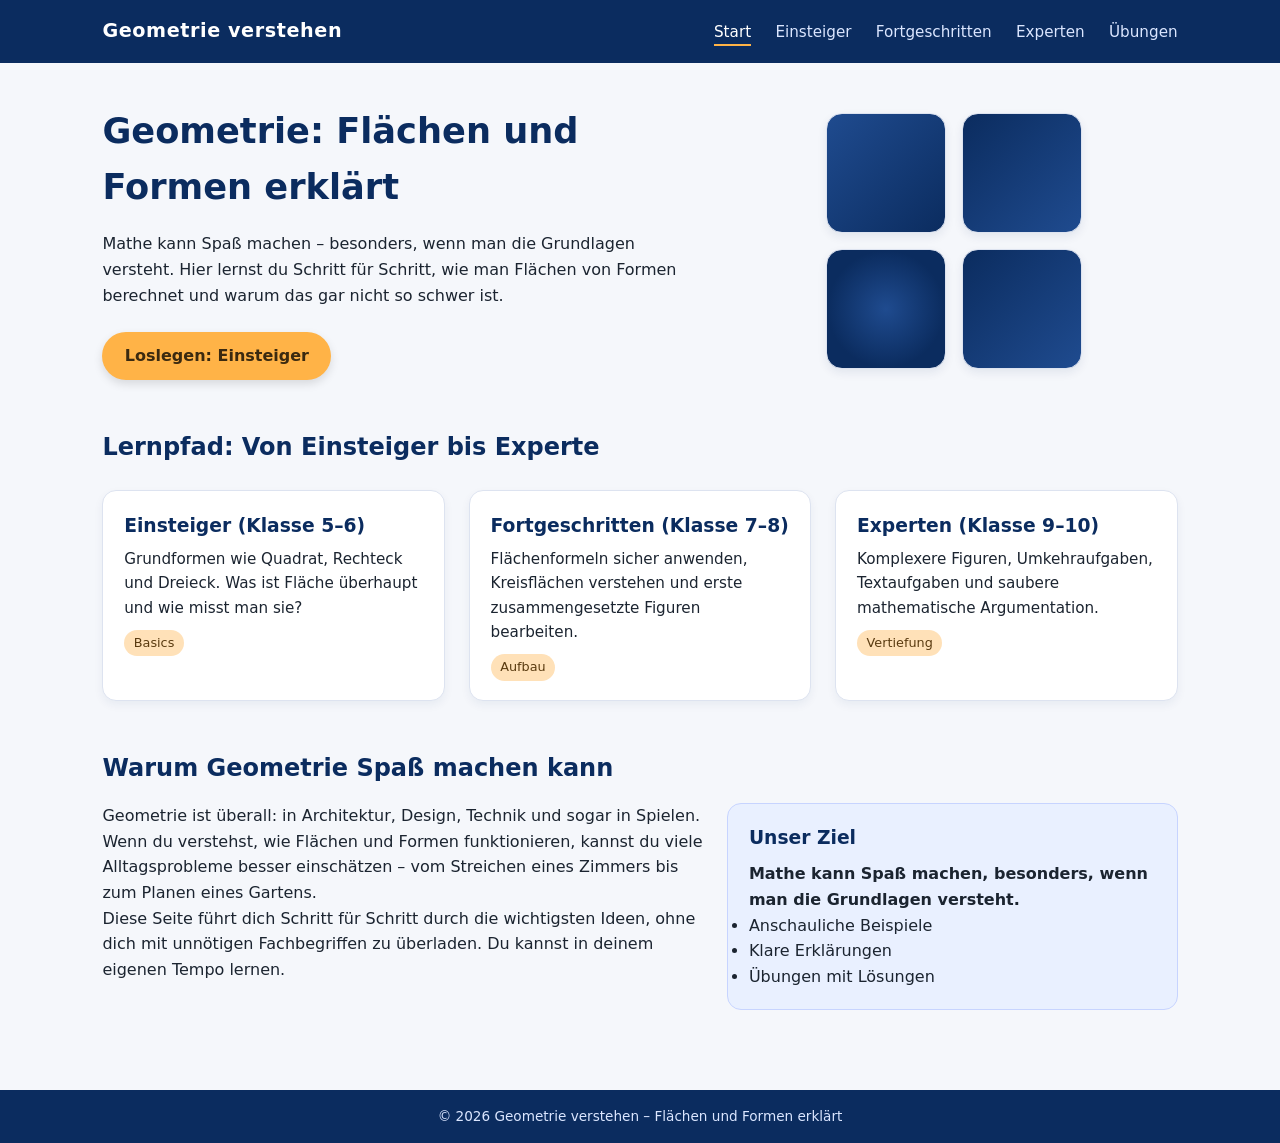
<file: Index.html>
<!DOCTYPE html>
<html lang="de">
<head>
    <meta charset="UTF-8">
    <title>Geometrie verstehen – Mathe kann Spaß machen</title>
    <link rel="stylesheet" href="style.css">
</head>
<body>
<header>
    <div class="logo">Geometrie verstehen</div>
    <nav>
        <a href="index.html" class="active">Start</a>
        <a href="einsteiger.html">Einsteiger</a>
        <a href="fortgeschritten.html">Fortgeschritten</a>
        <a href="experten.html">Experten</a>
        <a href="uebungen.html">Übungen</a>
    </nav>
</header>

<main>
    <section class="hero">
        <div class="hero-text">
            <h1>Geometrie: Flächen und Formen erklärt</h1>
            <p>Mathe kann Spaß machen – besonders, wenn man die Grundlagen versteht. 
               Hier lernst du Schritt für Schritt, wie man Flächen von Formen berechnet 
               und warum das gar nicht so schwer ist.</p>
            <a href="einsteiger.html" class="btn-primary">Loslegen: Einsteiger</a>
        </div>
        <div class="hero-graphic">
            <div class="shape-card square"></div>
            <div class="shape-card rectangle"></div>
            <div class="shape-card circle"></div>
            <div class="shape-card triangle"></div>
        </div>
    </section>

    <section class="levels">
        <h2>Lernpfad: Von Einsteiger bis Experte</h2>
        <div class="card-grid">
            <a href="einsteiger.html" class="info-card">
                <h3>Einsteiger (Klasse 5–6)</h3>
                <p>Grundformen wie Quadrat, Rechteck und Dreieck. 
                   Was ist Fläche überhaupt und wie misst man sie?</p>
                <span class="tag">Basics</span>
            </a>
            <a href="fortgeschritten.html" class="info-card">
                <h3>Fortgeschritten (Klasse 7–8)</h3>
                <p>Flächenformeln sicher anwenden, Kreisflächen verstehen 
                   und erste zusammengesetzte Figuren bearbeiten.</p>
                <span class="tag">Aufbau</span>
            </a>
            <a href="experten.html" class="info-card">
                <h3>Experten (Klasse 9–10)</h3>
                <p>Komplexere Figuren, Umkehraufgaben, Textaufgaben 
                   und saubere mathematische Argumentation.</p>
                <span class="tag">Vertiefung</span>
            </a>
        </div>
    </section>

    <section class="why-math">
        <h2>Warum Geometrie Spaß machen kann</h2>
        <div class="flex-two">
            <div>
                <p>Geometrie ist überall: in Architektur, Design, Technik und sogar in Spielen. 
                   Wenn du verstehst, wie Flächen und Formen funktionieren, 
                   kannst du viele Alltagsprobleme besser einschätzen – 
                   vom Streichen eines Zimmers bis zum Planen eines Gartens.</p>
                <p>Diese Seite führt dich Schritt für Schritt durch die wichtigsten Ideen, 
                   ohne dich mit unnötigen Fachbegriffen zu überladen. 
                   Du kannst in deinem eigenen Tempo lernen.</p>
            </div>
            <div class="highlight-box">
                <h3>Unser Ziel</h3>
                <p><strong>Mathe kann Spaß machen, besonders, wenn man die Grundlagen versteht.</strong></p>
                <ul>
                    <li>Anschauliche Beispiele</li>
                    <li>Klare Erklärungen</li>
                    <li>Übungen mit Lösungen</li>
                </ul>
            </div>
        </div>
    </section>
</main>

<footer>
    <p>© 2026 Geometrie verstehen – Flächen und Formen erklärt</p>
</footer>
</body>
</html>
</file>
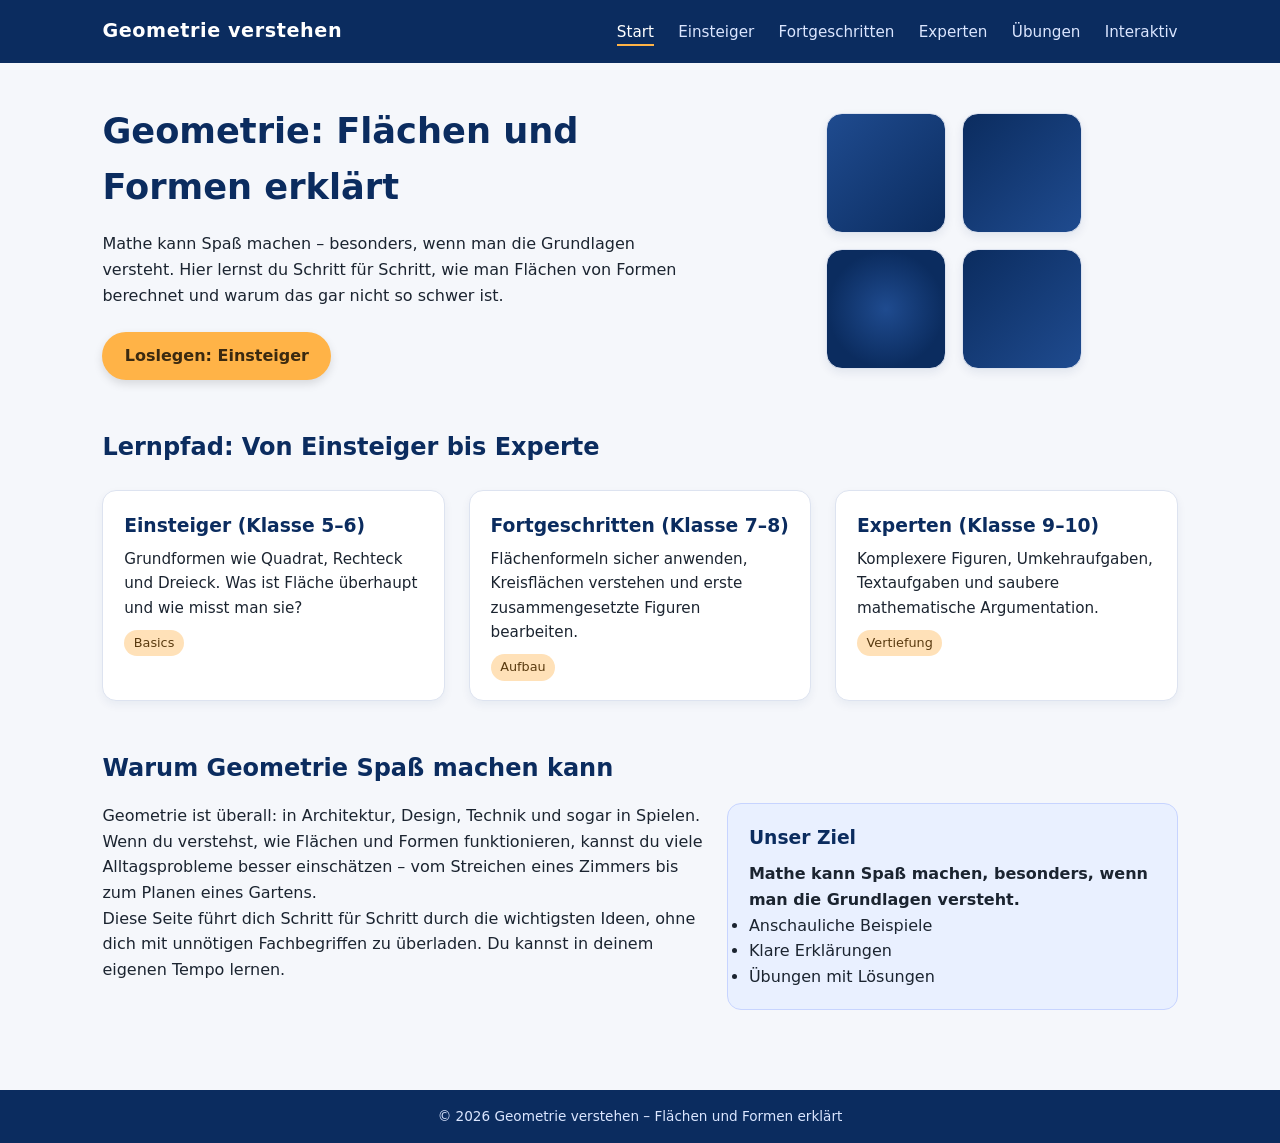
<file: index.html>
<!DOCTYPE html>
<html lang="de">
<head>
    <meta charset="UTF-8">
    <title>Geometrie verstehen – Mathe kann Spaß machen</title>
    <link rel="stylesheet" href="style.css">
</head>
<body>
<header>
    <div class="logo">Geometrie verstehen</div>
    <nav>
        <a href="index.html" class="active">Start</a>
        <a href="einsteiger.html">Einsteiger</a>
        <a href="fortgeschritten.html">Fortgeschritten</a>
        <a href="experten.html">Experten</a>
        <a href="uebungen.html">Übungen</a>
<a href="uebungen_interaktiv.html">Interaktiv</a>
    </nav>
</header>

<main>
    <section class="hero">
        <div class="hero-text">
            <h1>Geometrie: Flächen und Formen erklärt</h1>
            <p>Mathe kann Spaß machen – besonders, wenn man die Grundlagen versteht. 
               Hier lernst du Schritt für Schritt, wie man Flächen von Formen berechnet 
               und warum das gar nicht so schwer ist.</p>
            <a href="einsteiger.html" class="btn-primary">Loslegen: Einsteiger</a>
        </div>
        <div class="hero-graphic">
            <div class="shape-card square"></div>
            <div class="shape-card rectangle"></div>
            <div class="shape-card circle"></div>
            <div class="shape-card triangle"></div>
        </div>
    </section>

    <section class="levels">
        <h2>Lernpfad: Von Einsteiger bis Experte</h2>
        <div class="card-grid">
            <a href="einsteiger.html" class="info-card">
                <h3>Einsteiger (Klasse 5–6)</h3>
                <p>Grundformen wie Quadrat, Rechteck und Dreieck. 
                   Was ist Fläche überhaupt und wie misst man sie?</p>
                <span class="tag">Basics</span>
            </a>
            <a href="fortgeschritten.html" class="info-card">
                <h3>Fortgeschritten (Klasse 7–8)</h3>
                <p>Flächenformeln sicher anwenden, Kreisflächen verstehen 
                   und erste zusammengesetzte Figuren bearbeiten.</p>
                <span class="tag">Aufbau</span>
            </a>
            <a href="experten.html" class="info-card">
                <h3>Experten (Klasse 9–10)</h3>
                <p>Komplexere Figuren, Umkehraufgaben, Textaufgaben 
                   und saubere mathematische Argumentation.</p>
                <span class="tag">Vertiefung</span>
            </a>
        </div>
    </section>

    <section class="why-math">
        <h2>Warum Geometrie Spaß machen kann</h2>
        <div class="flex-two">
            <div>
                <p>Geometrie ist überall: in Architektur, Design, Technik und sogar in Spielen. 
                   Wenn du verstehst, wie Flächen und Formen funktionieren, 
                   kannst du viele Alltagsprobleme besser einschätzen – 
                   vom Streichen eines Zimmers bis zum Planen eines Gartens.</p>
                <p>Diese Seite führt dich Schritt für Schritt durch die wichtigsten Ideen, 
                   ohne dich mit unnötigen Fachbegriffen zu überladen. 
                   Du kannst in deinem eigenen Tempo lernen.</p>
            </div>
            <div class="highlight-box">
                <h3>Unser Ziel</h3>
                <p><strong>Mathe kann Spaß machen, besonders, wenn man die Grundlagen versteht.</strong></p>
                <ul>
                    <li>Anschauliche Beispiele</li>
                    <li>Klare Erklärungen</li>
                    <li>Übungen mit Lösungen</li>
                </ul>
            </div>
        </div>
    </section>
</main>

<footer>
    <p>© 2026 Geometrie verstehen – Flächen und Formen erklärt</p>
</footer>
</body>
</html>
</file>
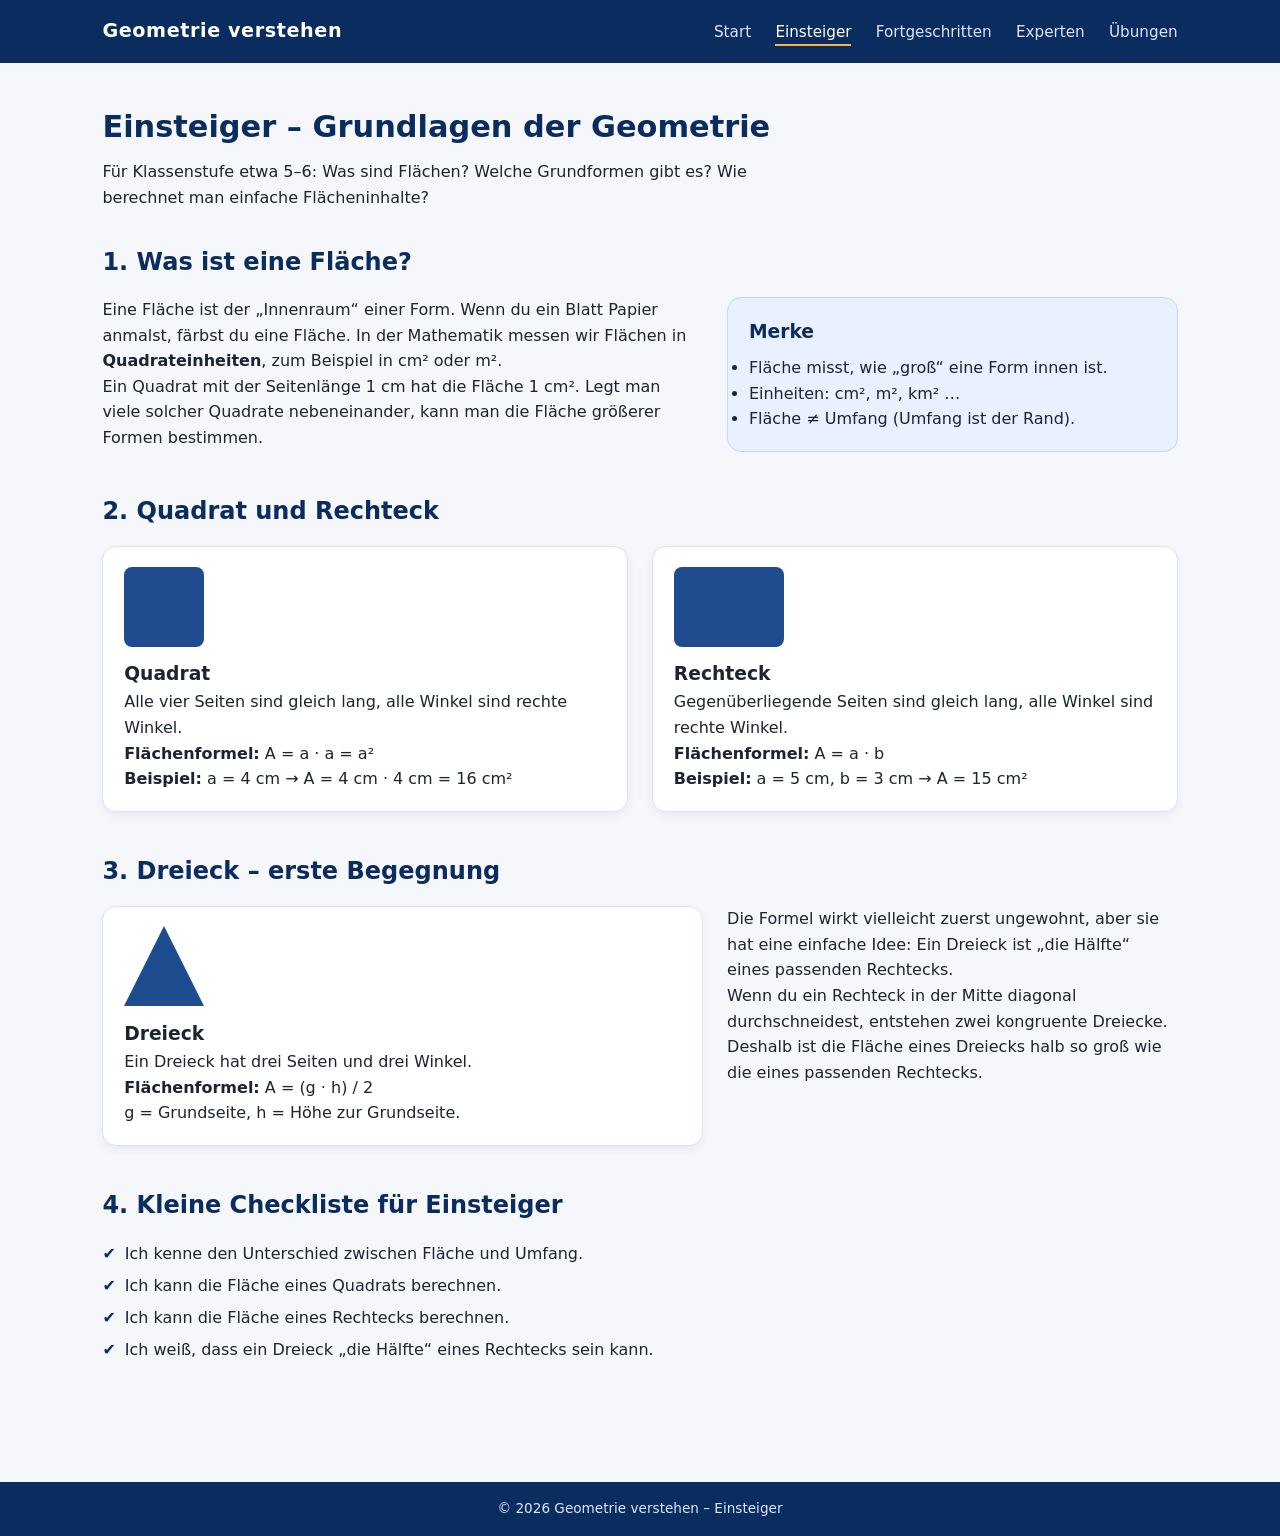
<file: Einsteiger.html>
<!DOCTYPE html>
<html lang="de">
<head>
    <meta charset="UTF-8">
    <title>Einsteiger – Grundlagen der Geometrie</title>
    <link rel="stylesheet" href="style.css">
</head>
<body>
<header>
    <div class="logo">Geometrie verstehen</div>
    <nav>
        <a href="index.html">Start</a>
        <a href="einsteiger.html" class="active">Einsteiger</a>
        <a href="fortgeschritten.html">Fortgeschritten</a>
        <a href="experten.html">Experten</a>
        <a href="uebungen.html">Übungen</a>
    </nav>
</header>

<main>
    <section class="page-header">
        <h1>Einsteiger – Grundlagen der Geometrie</h1>
        <p>Für Klassenstufe etwa 5–6: Was sind Flächen? Welche Grundformen gibt es? 
           Wie berechnet man einfache Flächeninhalte?</p>
    </section>

    <section class="content-section">
        <h2>1. Was ist eine Fläche?</h2>
        <div class="flex-two">
            <div>
                <p>Eine Fläche ist der „Innenraum“ einer Form. 
                   Wenn du ein Blatt Papier anmalst, färbst du eine Fläche. 
                   In der Mathematik messen wir Flächen in <strong>Quadrateinheiten</strong>, 
                   zum Beispiel in cm² oder m².</p>
                <p>Ein Quadrat mit der Seitenlänge 1 cm hat die Fläche 1 cm². 
                   Legt man viele solcher Quadrate nebeneinander, 
                   kann man die Fläche größerer Formen bestimmen.</p>
            </div>
            <div class="highlight-box">
                <h3>Merke</h3>
                <ul>
                    <li>Fläche misst, wie „groß“ eine Form innen ist.</li>
                    <li>Einheiten: cm², m², km² …</li>
                    <li>Fläche ≠ Umfang (Umfang ist der Rand).</li>
                </ul>
            </div>
        </div>
    </section>

    <section class="content-section">
        <h2>2. Quadrat und Rechteck</h2>
        <div class="card-grid">
            <div class="shape-info-card">
                <div class="shape-visual square"></div>
                <h3>Quadrat</h3>
                <p>Alle vier Seiten sind gleich lang, alle Winkel sind rechte Winkel.</p>
                <p><strong>Flächenformel:</strong> A = a · a = a²</p>
                <p><strong>Beispiel:</strong> a = 4 cm → A = 4 cm · 4 cm = 16 cm²</p>
            </div>
            <div class="shape-info-card">
                <div class="shape-visual rectangle"></div>
                <h3>Rechteck</h3>
                <p>Gegenüberliegende Seiten sind gleich lang, alle Winkel sind rechte Winkel.</p>
                <p><strong>Flächenformel:</strong> A = a · b</p>
                <p><strong>Beispiel:</strong> a = 5 cm, b = 3 cm → A = 15 cm²</p>
            </div>
        </div>
    </section>

    <section class="content-section">
        <h2>3. Dreieck – erste Begegnung</h2>
        <div class="flex-two">
            <div class="shape-info-card">
                <div class="shape-visual triangle"></div>
                <h3>Dreieck</h3>
                <p>Ein Dreieck hat drei Seiten und drei Winkel.</p>
                <p><strong>Flächenformel:</strong> A = (g · h) / 2</p>
                <p>g = Grundseite, h = Höhe zur Grundseite.</p>
            </div>
            <div>
                <p>Die Formel wirkt vielleicht zuerst ungewohnt, 
                   aber sie hat eine einfache Idee: 
                   Ein Dreieck ist „die Hälfte“ eines passenden Rechtecks.</p>
                <p>Wenn du ein Rechteck in der Mitte diagonal durchschneidest, 
                   entstehen zwei kongruente Dreiecke. 
                   Deshalb ist die Fläche eines Dreiecks halb so groß wie die eines passenden Rechtecks.</p>
            </div>
        </div>
    </section>

    <section class="content-section">
        <h2>4. Kleine Checkliste für Einsteiger</h2>
        <ul class="checklist">
            <li><span>✔</span> Ich kenne den Unterschied zwischen Fläche und Umfang.</li>
            <li><span>✔</span> Ich kann die Fläche eines Quadrats berechnen.</li>
            <li><span>✔</span> Ich kann die Fläche eines Rechtecks berechnen.</li>
            <li><span>✔</span> Ich weiß, dass ein Dreieck „die Hälfte“ eines Rechtecks sein kann.</li>
        </ul>
    </section>
</main>

<footer>
    <p>© 2026 Geometrie verstehen – Einsteiger</p>
</footer>
</body>
</html>
</file>
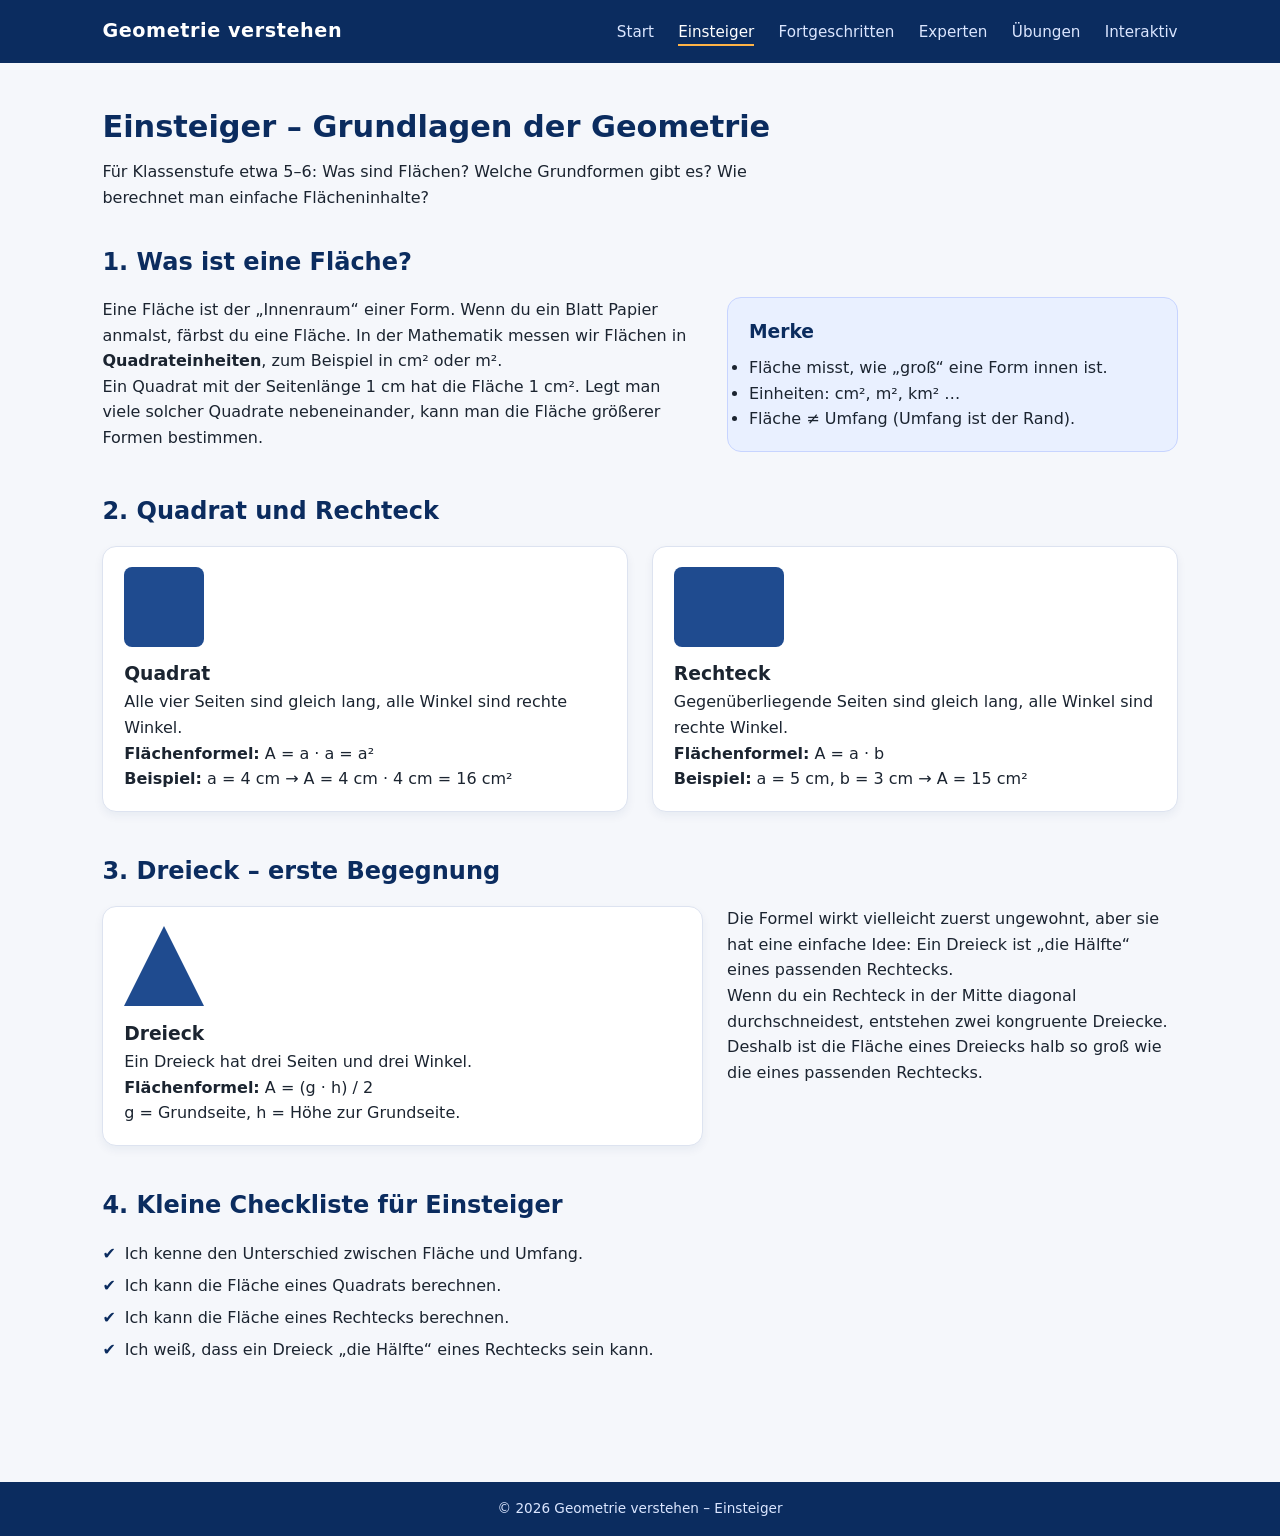
<file: einsteiger.html>
<!DOCTYPE html>
<html lang="de">
<head>
    <meta charset="UTF-8">
    <title>Einsteiger – Grundlagen der Geometrie</title>
    <link rel="stylesheet" href="style.css">
</head>
<body>
<header>
    <div class="logo">Geometrie verstehen</div>
    <nav>
        <a href="index.html">Start</a>
        <a href="einsteiger.html" class="active">Einsteiger</a>
        <a href="fortgeschritten.html">Fortgeschritten</a>
        <a href="experten.html">Experten</a>
        <a href="uebungen.html">Übungen</a>
        <a href="uebungen_interaktiv.html">Interaktiv</a>

    </nav>
</header>

<main>
    <section class="page-header">
        <h1>Einsteiger – Grundlagen der Geometrie</h1>
        <p>Für Klassenstufe etwa 5–6: Was sind Flächen? Welche Grundformen gibt es? 
           Wie berechnet man einfache Flächeninhalte?</p>
    </section>

    <section class="content-section">
        <h2>1. Was ist eine Fläche?</h2>
        <div class="flex-two">
            <div>
                <p>Eine Fläche ist der „Innenraum“ einer Form. 
                   Wenn du ein Blatt Papier anmalst, färbst du eine Fläche. 
                   In der Mathematik messen wir Flächen in <strong>Quadrateinheiten</strong>, 
                   zum Beispiel in cm² oder m².</p>
                <p>Ein Quadrat mit der Seitenlänge 1 cm hat die Fläche 1 cm². 
                   Legt man viele solcher Quadrate nebeneinander, 
                   kann man die Fläche größerer Formen bestimmen.</p>
            </div>
            <div class="highlight-box">
                <h3>Merke</h3>
                <ul>
                    <li>Fläche misst, wie „groß“ eine Form innen ist.</li>
                    <li>Einheiten: cm², m², km² …</li>
                    <li>Fläche ≠ Umfang (Umfang ist der Rand).</li>
                </ul>
            </div>
        </div>
    </section>

    <section class="content-section">
        <h2>2. Quadrat und Rechteck</h2>
        <div class="card-grid">
            <div class="shape-info-card">
                <div class="shape-visual square"></div>
                <h3>Quadrat</h3>
                <p>Alle vier Seiten sind gleich lang, alle Winkel sind rechte Winkel.</p>
                <p><strong>Flächenformel:</strong> A = a · a = a²</p>
                <p><strong>Beispiel:</strong> a = 4 cm → A = 4 cm · 4 cm = 16 cm²</p>
            </div>
            <div class="shape-info-card">
                <div class="shape-visual rectangle"></div>
                <h3>Rechteck</h3>
                <p>Gegenüberliegende Seiten sind gleich lang, alle Winkel sind rechte Winkel.</p>
                <p><strong>Flächenformel:</strong> A = a · b</p>
                <p><strong>Beispiel:</strong> a = 5 cm, b = 3 cm → A = 15 cm²</p>
            </div>
        </div>
    </section>

    <section class="content-section">
        <h2>3. Dreieck – erste Begegnung</h2>
        <div class="flex-two">
            <div class="shape-info-card">
                <div class="shape-visual triangle"></div>
                <h3>Dreieck</h3>
                <p>Ein Dreieck hat drei Seiten und drei Winkel.</p>
                <p><strong>Flächenformel:</strong> A = (g · h) / 2</p>
                <p>g = Grundseite, h = Höhe zur Grundseite.</p>
            </div>
            <div>
                <p>Die Formel wirkt vielleicht zuerst ungewohnt, 
                   aber sie hat eine einfache Idee: 
                   Ein Dreieck ist „die Hälfte“ eines passenden Rechtecks.</p>
                <p>Wenn du ein Rechteck in der Mitte diagonal durchschneidest, 
                   entstehen zwei kongruente Dreiecke. 
                   Deshalb ist die Fläche eines Dreiecks halb so groß wie die eines passenden Rechtecks.</p>
            </div>
        </div>
    </section>

    <section class="content-section">
        <h2>4. Kleine Checkliste für Einsteiger</h2>
        <ul class="checklist">
            <li><span>✔</span> Ich kenne den Unterschied zwischen Fläche und Umfang.</li>
            <li><span>✔</span> Ich kann die Fläche eines Quadrats berechnen.</li>
            <li><span>✔</span> Ich kann die Fläche eines Rechtecks berechnen.</li>
            <li><span>✔</span> Ich weiß, dass ein Dreieck „die Hälfte“ eines Rechtecks sein kann.</li>
        </ul>
    </section>
</main>

<footer>
    <p>© 2026 Geometrie verstehen – Einsteiger</p>
</footer>
</body>
</html>
</file>
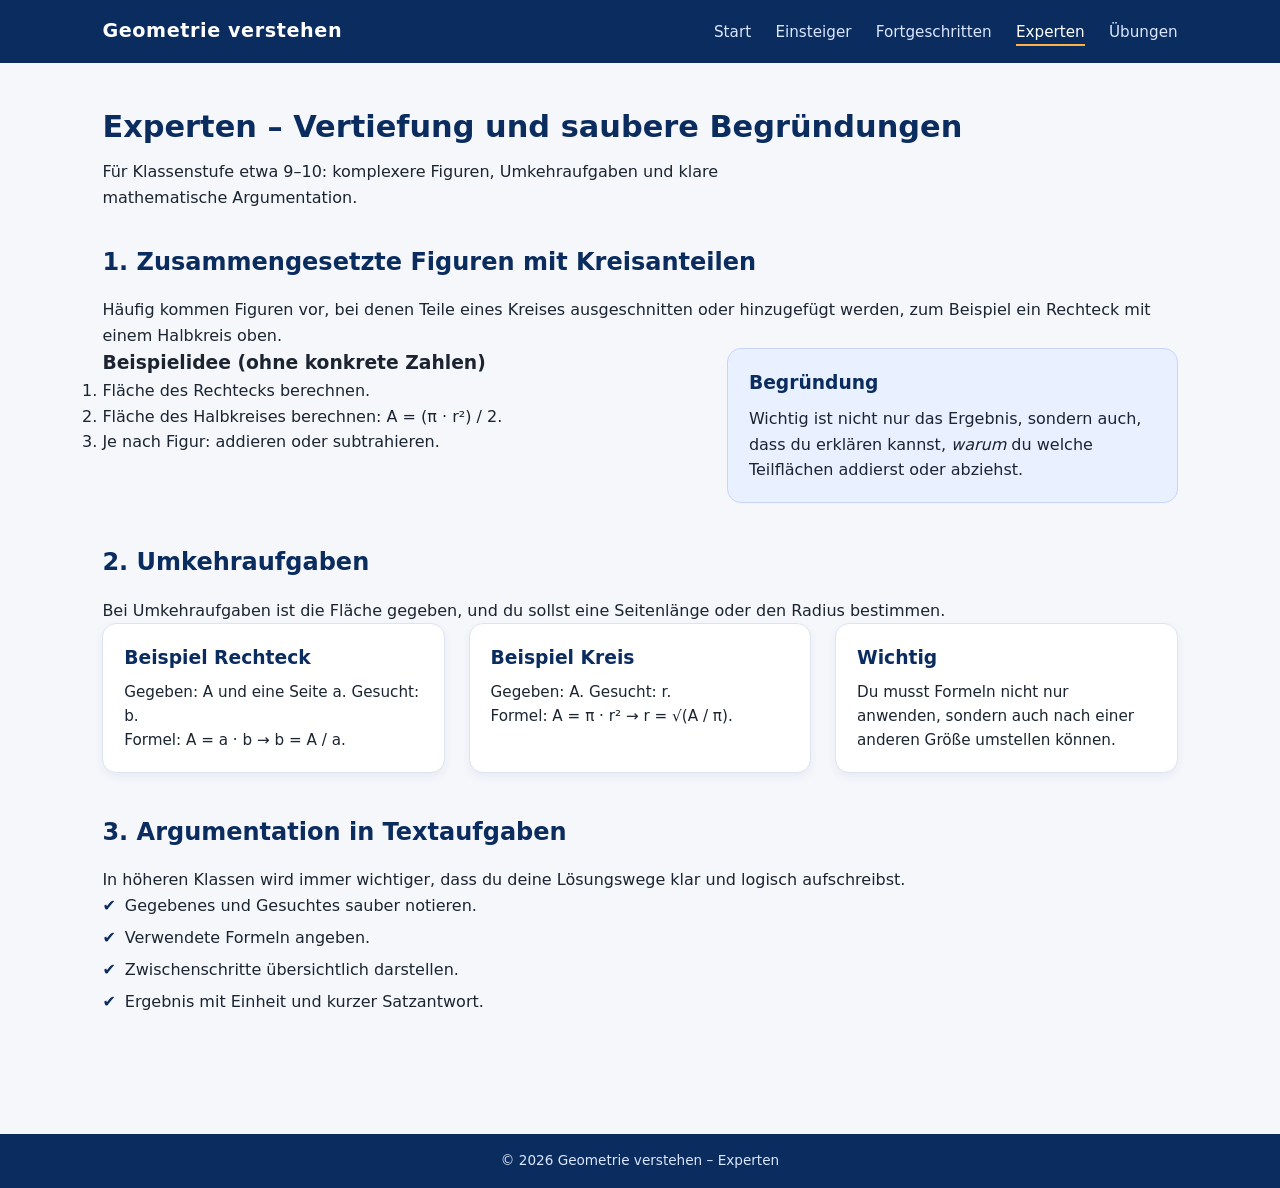
<file: Experten.html>
<!DOCTYPE html>
<html lang="de">
<head>
    <meta charset="UTF-8">
    <title>Experten – Vertiefung und Argumentation</title>
    <link rel="stylesheet" href="style.css">
</head>
<body>
<header>
    <div class="logo">Geometrie verstehen</div>
    <nav>
        <a href="index.html">Start</a>
        <a href="einsteiger.html">Einsteiger</a>
        <a href="fortgeschritten.html">Fortgeschritten</a>
        <a href="experten.html" class="active">Experten</a>
        <a href="uebungen.html">Übungen</a>
    </nav>
</header>

<main>
    <section class="page-header">
        <h1>Experten – Vertiefung und saubere Begründungen</h1>
        <p>Für Klassenstufe etwa 9–10: komplexere Figuren, Umkehraufgaben und klare mathematische Argumentation.</p>
    </section>

    <section class="content-section">
        <h2>1. Zusammengesetzte Figuren mit Kreisanteilen</h2>
        <p>Häufig kommen Figuren vor, bei denen Teile eines Kreises ausgeschnitten oder hinzugefügt werden, 
           zum Beispiel ein Rechteck mit einem Halbkreis oben.</p>
        <div class="flex-two">
            <div>
                <h3>Beispielidee (ohne konkrete Zahlen)</h3>
                <ol>
                    <li>Fläche des Rechtecks berechnen.</li>
                    <li>Fläche des Halbkreises berechnen: A = (π · r²) / 2.</li>
                    <li>Je nach Figur: addieren oder subtrahieren.</li>
                </ol>
            </div>
            <div class="highlight-box">
                <h3>Begründung</h3>
                <p>Wichtig ist nicht nur das Ergebnis, 
                   sondern auch, dass du erklären kannst, 
                   <em>warum</em> du welche Teilflächen addierst oder abziehst.</p>
            </div>
        </div>
    </section>

    <section class="content-section">
        <h2>2. Umkehraufgaben</h2>
        <p>Bei Umkehraufgaben ist die Fläche gegeben, 
           und du sollst eine Seitenlänge oder den Radius bestimmen.</p>
        <div class="card-grid">
            <div class="info-card">
                <h3>Beispiel Rechteck</h3>
                <p>Gegeben: A und eine Seite a.  
                   Gesucht: b.</p>
                <p>Formel: A = a · b → b = A / a.</p>
            </div>
            <div class="info-card">
                <h3>Beispiel Kreis</h3>
                <p>Gegeben: A.  
                   Gesucht: r.</p>
                <p>Formel: A = π · r² → r = √(A / π).</p>
            </div>
            <div class="info-card">
                <h3>Wichtig</h3>
                <p>Du musst Formeln nicht nur anwenden, 
                   sondern auch nach einer anderen Größe umstellen können.</p>
            </div>
        </div>
    </section>

    <section class="content-section">
        <h2>3. Argumentation in Textaufgaben</h2>
        <p>In höheren Klassen wird immer wichtiger, 
           dass du deine Lösungswege klar und logisch aufschreibst.</p>
        <ul class="checklist">
            <li><span>✔</span> Gegebenes und Gesuchtes sauber notieren.</li>
            <li><span>✔</span> Verwendete Formeln angeben.</li>
            <li><span>✔</span> Zwischenschritte übersichtlich darstellen.</li>
            <li><span>✔</span> Ergebnis mit Einheit und kurzer Satzantwort.</li>
        </ul>
    </section>
</main>

<footer>
    <p>© 2026 Geometrie verstehen – Experten</p>
</footer>
</body>
</html>
</file>
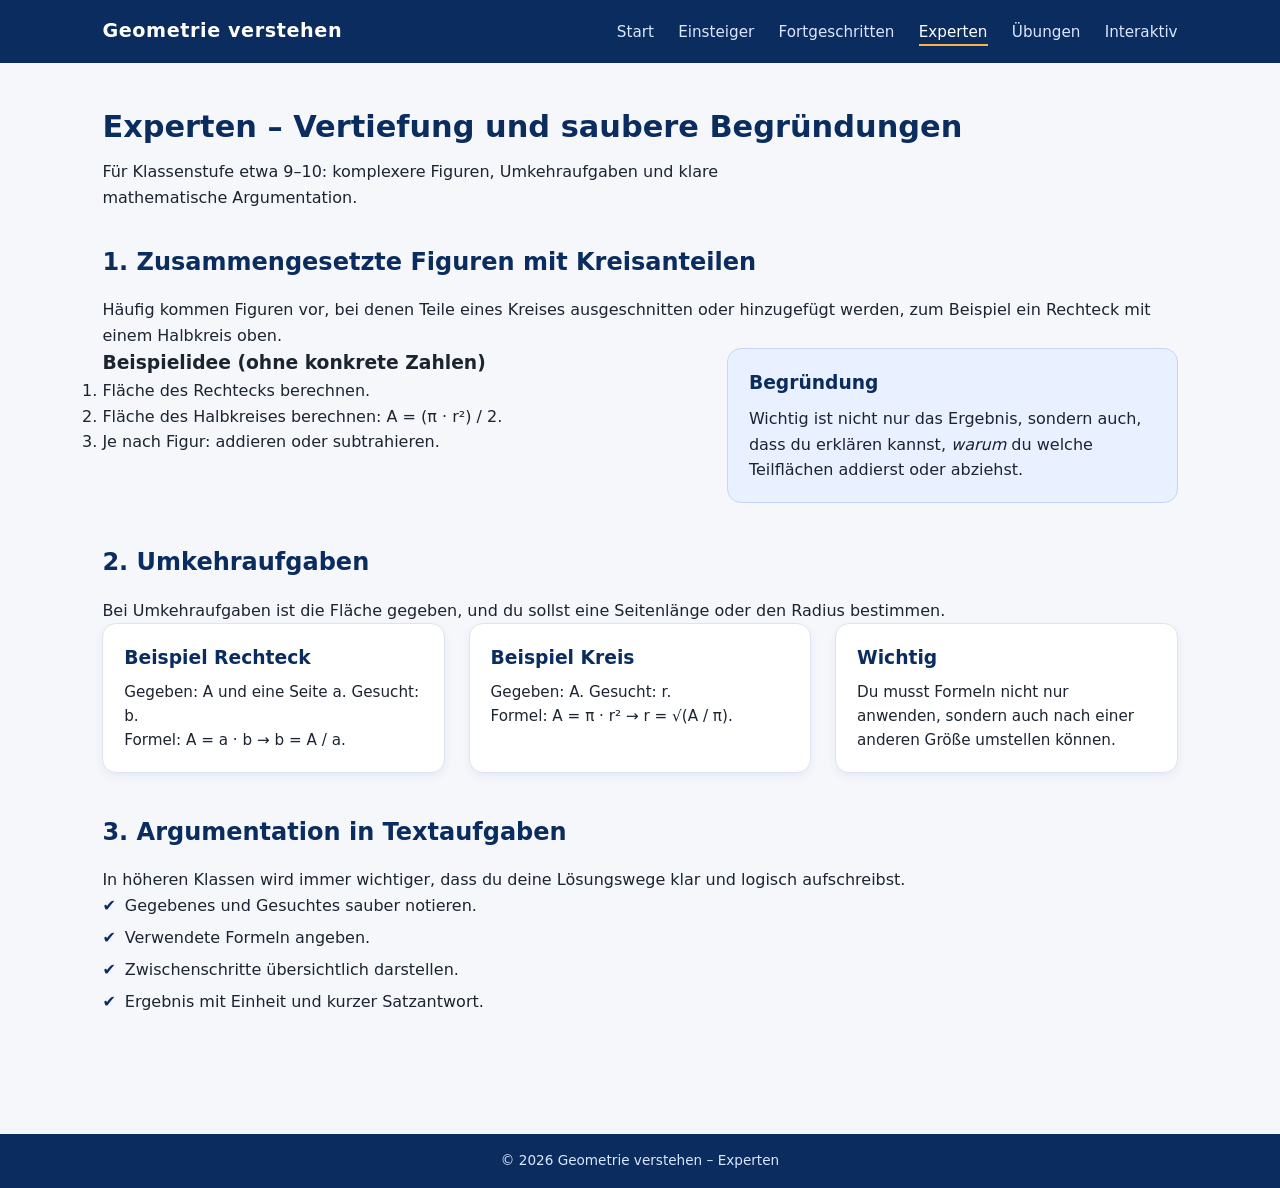
<file: experten.html>
<!DOCTYPE html>
<html lang="de">
<head>
    <meta charset="UTF-8">
    <title>Experten – Vertiefung und Argumentation</title>
    <link rel="stylesheet" href="style.css">
</head>
<body>
<header>
    <div class="logo">Geometrie verstehen</div>
    <nav>
        <a href="index.html">Start</a>
        <a href="einsteiger.html">Einsteiger</a>
        <a href="fortgeschritten.html">Fortgeschritten</a>
        <a href="experten.html" class="active">Experten</a>
        <a href="uebungen.html">Übungen</a>
        <a href="uebungen_interaktiv.html">Interaktiv</a>

    </nav>
</header>

<main>
    <section class="page-header">
        <h1>Experten – Vertiefung und saubere Begründungen</h1>
        <p>Für Klassenstufe etwa 9–10: komplexere Figuren, Umkehraufgaben und klare mathematische Argumentation.</p>
    </section>

    <section class="content-section">
        <h2>1. Zusammengesetzte Figuren mit Kreisanteilen</h2>
        <p>Häufig kommen Figuren vor, bei denen Teile eines Kreises ausgeschnitten oder hinzugefügt werden, 
           zum Beispiel ein Rechteck mit einem Halbkreis oben.</p>
        <div class="flex-two">
            <div>
                <h3>Beispielidee (ohne konkrete Zahlen)</h3>
                <ol>
                    <li>Fläche des Rechtecks berechnen.</li>
                    <li>Fläche des Halbkreises berechnen: A = (π · r²) / 2.</li>
                    <li>Je nach Figur: addieren oder subtrahieren.</li>
                </ol>
            </div>
            <div class="highlight-box">
                <h3>Begründung</h3>
                <p>Wichtig ist nicht nur das Ergebnis, 
                   sondern auch, dass du erklären kannst, 
                   <em>warum</em> du welche Teilflächen addierst oder abziehst.</p>
            </div>
        </div>
    </section>

    <section class="content-section">
        <h2>2. Umkehraufgaben</h2>
        <p>Bei Umkehraufgaben ist die Fläche gegeben, 
           und du sollst eine Seitenlänge oder den Radius bestimmen.</p>
        <div class="card-grid">
            <div class="info-card">
                <h3>Beispiel Rechteck</h3>
                <p>Gegeben: A und eine Seite a.  
                   Gesucht: b.</p>
                <p>Formel: A = a · b → b = A / a.</p>
            </div>
            <div class="info-card">
                <h3>Beispiel Kreis</h3>
                <p>Gegeben: A.  
                   Gesucht: r.</p>
                <p>Formel: A = π · r² → r = √(A / π).</p>
            </div>
            <div class="info-card">
                <h3>Wichtig</h3>
                <p>Du musst Formeln nicht nur anwenden, 
                   sondern auch nach einer anderen Größe umstellen können.</p>
            </div>
        </div>
    </section>

    <section class="content-section">
        <h2>3. Argumentation in Textaufgaben</h2>
        <p>In höheren Klassen wird immer wichtiger, 
           dass du deine Lösungswege klar und logisch aufschreibst.</p>
        <ul class="checklist">
            <li><span>✔</span> Gegebenes und Gesuchtes sauber notieren.</li>
            <li><span>✔</span> Verwendete Formeln angeben.</li>
            <li><span>✔</span> Zwischenschritte übersichtlich darstellen.</li>
            <li><span>✔</span> Ergebnis mit Einheit und kurzer Satzantwort.</li>
        </ul>
    </section>
</main>

<footer>
    <p>© 2026 Geometrie verstehen – Experten</p>
</footer>
</body>
</html>
</file>
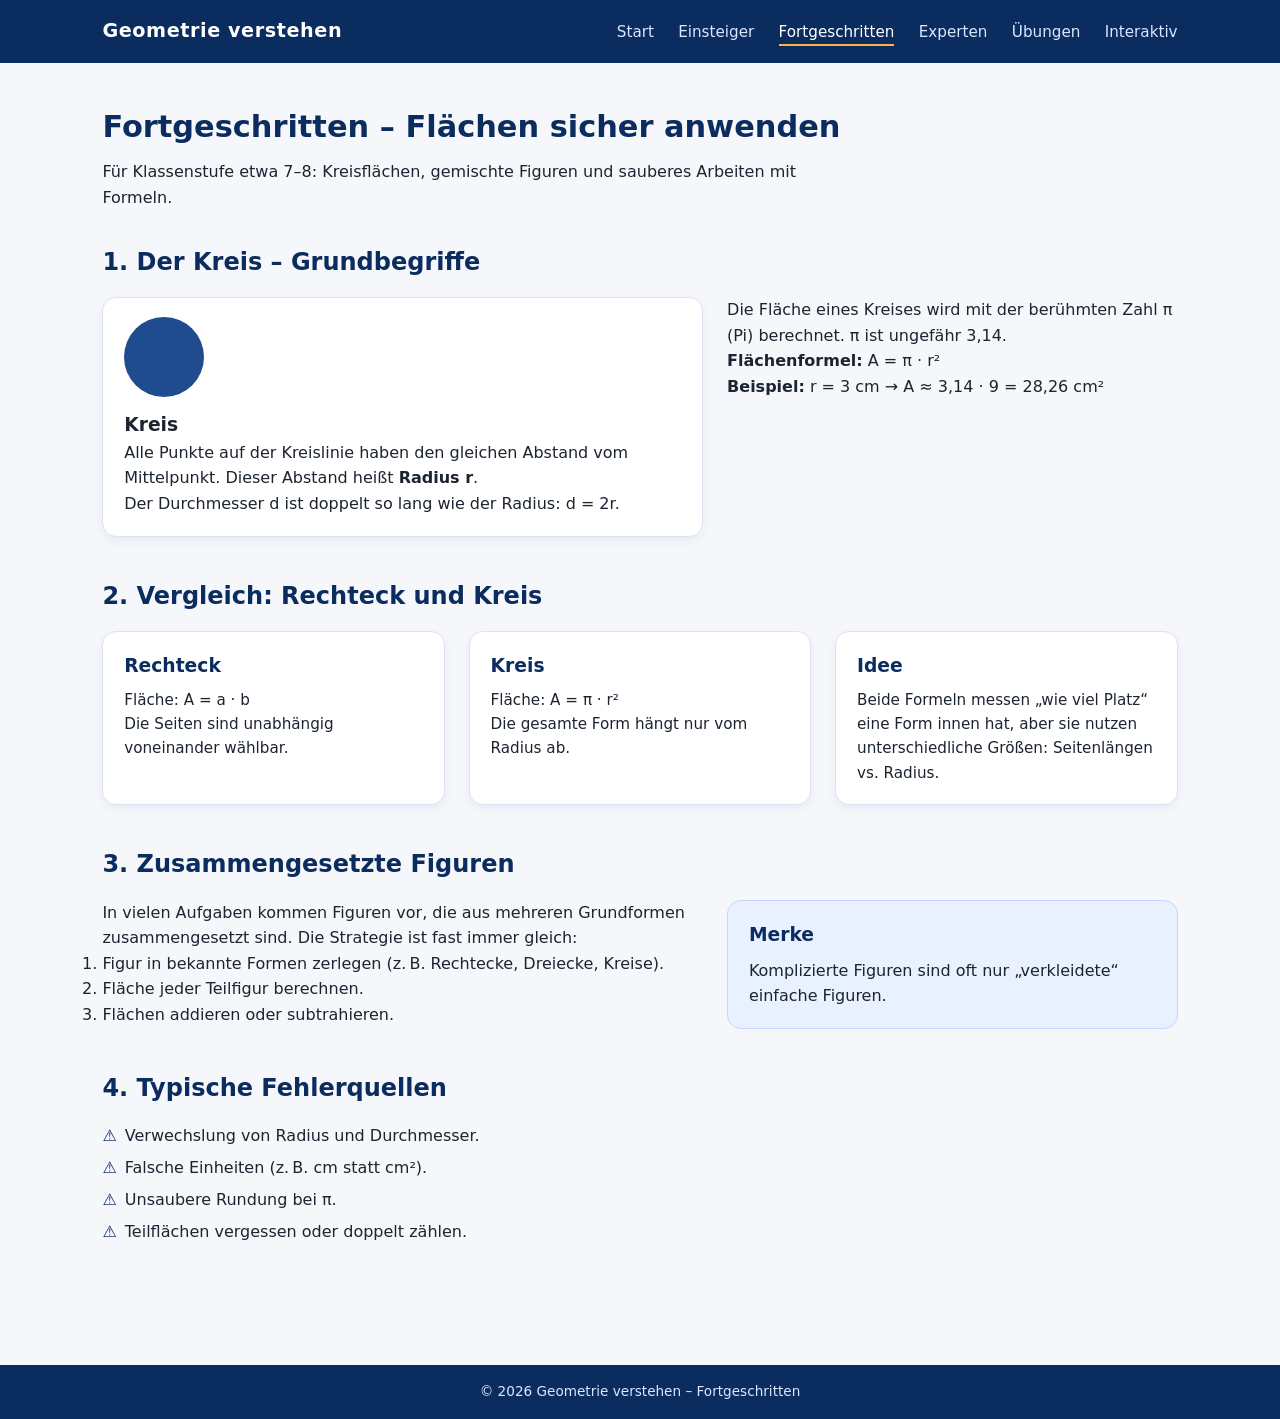
<file: fortgeschritten.html>
<!DOCTYPE html>
<html lang="de">
<head>
    <meta charset="UTF-8">
    <title>Fortgeschritten – Flächen sicher anwenden</title>
    <link rel="stylesheet" href="style.css">
</head>
<body>
<header>
    <div class="logo">Geometrie verstehen</div>
    <nav>
        <a href="index.html">Start</a>
        <a href="einsteiger.html">Einsteiger</a>
        <a href="fortgeschritten.html" class="active">Fortgeschritten</a>
        <a href="experten.html">Experten</a>
        <a href="uebungen.html">Übungen</a>
        <a href="uebungen_interaktiv.html">Interaktiv</a>

    </nav>
</header>

<main>
    <section class="page-header">
        <h1>Fortgeschritten – Flächen sicher anwenden</h1>
        <p>Für Klassenstufe etwa 7–8: Kreisflächen, gemischte Figuren und sauberes Arbeiten mit Formeln.</p>
    </section>

    <section class="content-section">
        <h2>1. Der Kreis – Grundbegriffe</h2>
        <div class="flex-two">
            <div class="shape-info-card">
                <div class="shape-visual circle"></div>
                <h3>Kreis</h3>
                <p>Alle Punkte auf der Kreislinie haben den gleichen Abstand vom Mittelpunkt. 
                   Dieser Abstand heißt <strong>Radius r</strong>.</p>
                <p>Der Durchmesser d ist doppelt so lang wie der Radius: d = 2r.</p>
            </div>
            <div>
                <p>Die Fläche eines Kreises wird mit der berühmten Zahl π (Pi) berechnet. 
                   π ist ungefähr 3,14.</p>
                <p><strong>Flächenformel:</strong> A = π · r²</p>
                <p><strong>Beispiel:</strong> r = 3 cm → A ≈ 3,14 · 9 = 28,26 cm²</p>
            </div>
        </div>
    </section>

    <section class="content-section">
        <h2>2. Vergleich: Rechteck und Kreis</h2>
        <div class="card-grid">
            <div class="info-card">
                <h3>Rechteck</h3>
                <p>Fläche: A = a · b</p>
                <p>Die Seiten sind unabhängig voneinander wählbar.</p>
            </div>
            <div class="info-card">
                <h3>Kreis</h3>
                <p>Fläche: A = π · r²</p>
                <p>Die gesamte Form hängt nur vom Radius ab.</p>
            </div>
            <div class="info-card">
                <h3>Idee</h3>
                <p>Beide Formeln messen „wie viel Platz“ eine Form innen hat, 
                   aber sie nutzen unterschiedliche Größen: Seitenlängen vs. Radius.</p>
            </div>
        </div>
    </section>

    <section class="content-section">
        <h2>3. Zusammengesetzte Figuren</h2>
        <div class="flex-two">
            <div>
                <p>In vielen Aufgaben kommen Figuren vor, 
                   die aus mehreren Grundformen zusammengesetzt sind. 
                   Die Strategie ist fast immer gleich:</p>
                <ol>
                    <li>Figur in bekannte Formen zerlegen (z. B. Rechtecke, Dreiecke, Kreise).</li>
                    <li>Fläche jeder Teilfigur berechnen.</li>
                    <li>Flächen addieren oder subtrahieren.</li>
                </ol>
            </div>
            <div class="highlight-box">
                <h3>Merke</h3>
                <p>Komplizierte Figuren sind oft nur „verkleidete“ einfache Figuren.</p>
            </div>
        </div>
    </section>

    <section class="content-section">
        <h2>4. Typische Fehlerquellen</h2>
        <ul class="checklist">
            <li><span>⚠</span> Verwechslung von Radius und Durchmesser.</li>
            <li><span>⚠</span> Falsche Einheiten (z. B. cm statt cm²).</li>
            <li><span>⚠</span> Unsaubere Rundung bei π.</li>
            <li><span>⚠</span> Teilflächen vergessen oder doppelt zählen.</li>
        </ul>
    </section>
</main>

<footer>
    <p>© 2026 Geometrie verstehen – Fortgeschritten</p>
</footer>
</body>
</html>
</file>
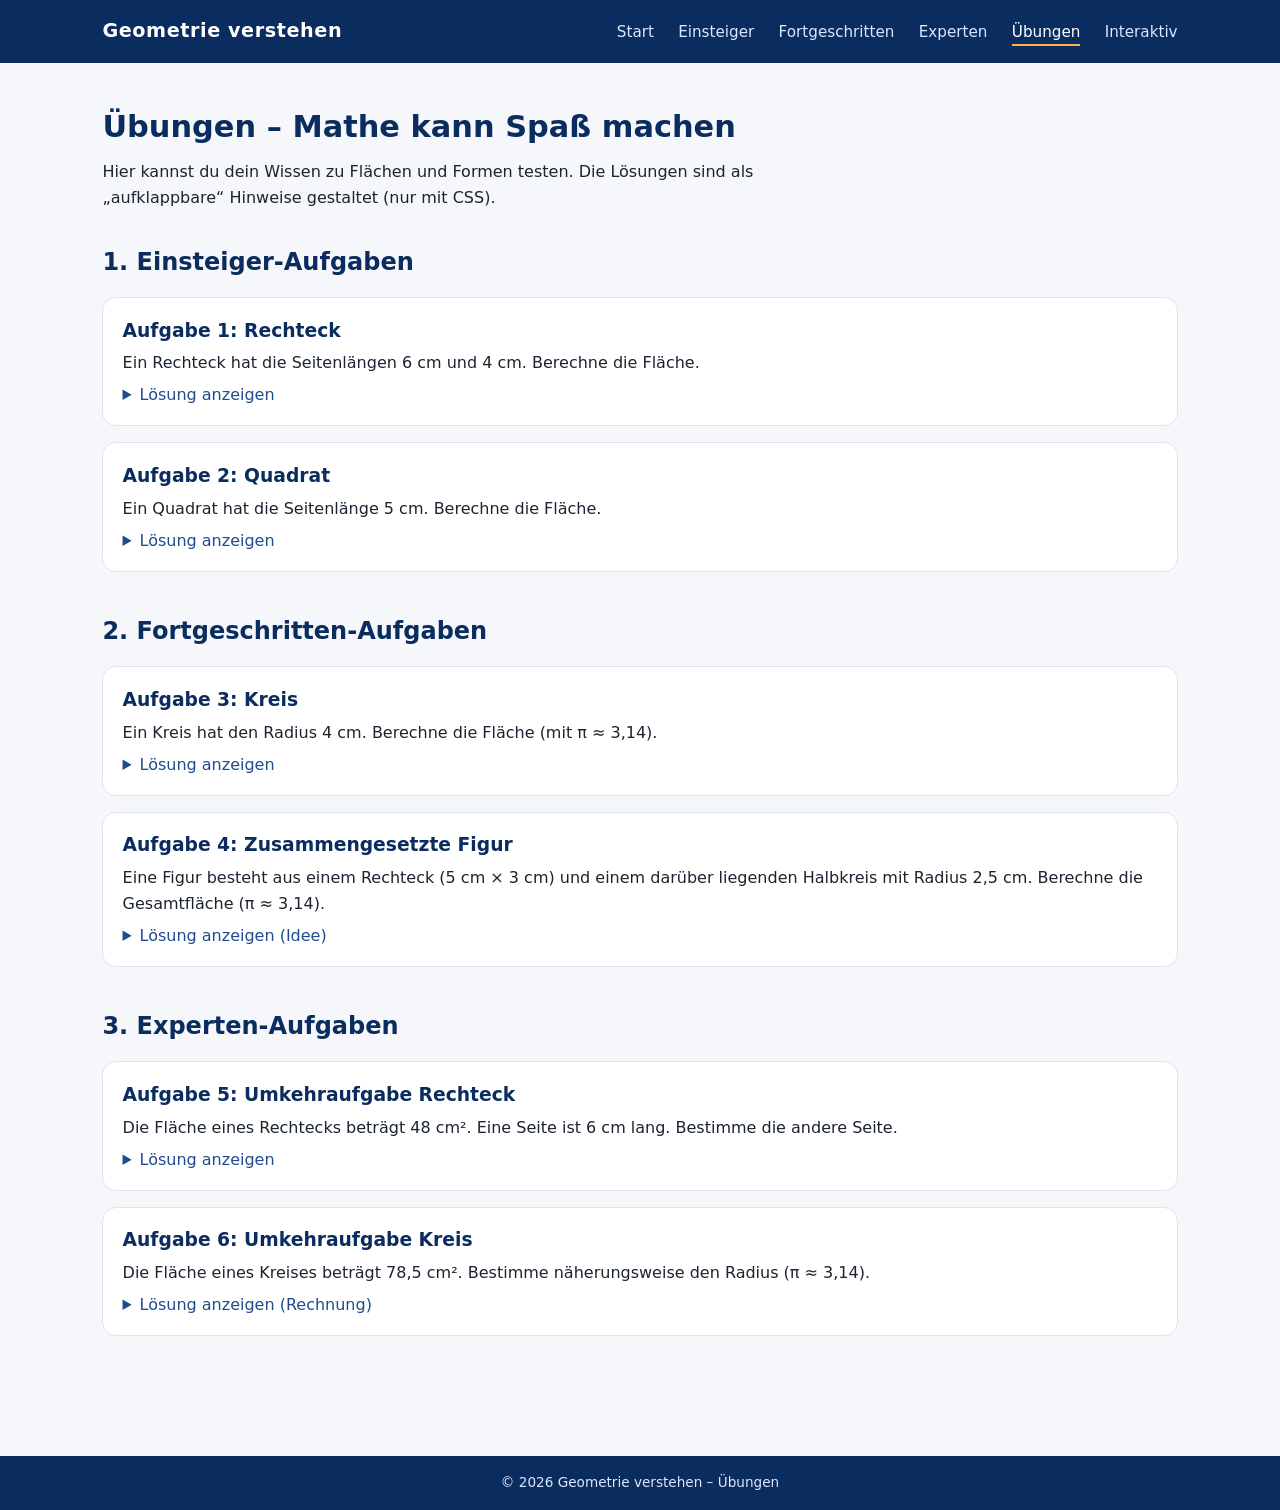
<file: uebungen.html>
<!DOCTYPE html>
<html lang="de">
<head>
    <meta charset="UTF-8">
    <title>Übungen – Teste dein Wissen</title>
    <link rel="stylesheet" href="style.css">
</head>
<body>
<header>
    <div class="logo">Geometrie verstehen</div>
    <nav>
        <a href="index.html">Start</a>
        <a href="einsteiger.html">Einsteiger</a>
        <a href="fortgeschritten.html">Fortgeschritten</a>
        <a href="experten.html">Experten</a>
        <a href="uebungen.html" class="active">Übungen</a>
        <a href="uebungen_interaktiv.html">Interaktiv</a>

    </nav>
</header>

<main>
    <section class="page-header">
        <h1>Übungen – Mathe kann Spaß machen</h1>
        <p>Hier kannst du dein Wissen zu Flächen und Formen testen. 
           Die Lösungen sind als „aufklappbare“ Hinweise gestaltet (nur mit CSS).</p>
    </section>

    <section class="content-section">
        <h2>1. Einsteiger-Aufgaben</h2>
        <div class="exercise">
            <h3>Aufgabe 1: Rechteck</h3>
            <p>Ein Rechteck hat die Seitenlängen 6 cm und 4 cm. 
               Berechne die Fläche.</p>
            <details>
                <summary>Lösung anzeigen</summary>
                <p>A = a · b = 6 cm · 4 cm = 24 cm².</p>
            </details>
        </div>

        <div class="exercise">
            <h3>Aufgabe 2: Quadrat</h3>
            <p>Ein Quadrat hat die Seitenlänge 5 cm. 
               Berechne die Fläche.</p>
            <details>
                <summary>Lösung anzeigen</summary>
                <p>A = a² = 5 cm · 5 cm = 25 cm².</p>
            </details>
        </div>
    </section>

    <section class="content-section">
        <h2>2. Fortgeschritten-Aufgaben</h2>
        <div class="exercise">
            <h3>Aufgabe 3: Kreis</h3>
            <p>Ein Kreis hat den Radius 4 cm. 
               Berechne die Fläche (mit π ≈ 3,14).</p>
            <details>
                <summary>Lösung anzeigen</summary>
                <p>A = π · r² ≈ 3,14 · 16 = 50,24 cm².</p>
            </details>
        </div>

        <div class="exercise">
            <h3>Aufgabe 4: Zusammengesetzte Figur</h3>
            <p>Eine Figur besteht aus einem Rechteck (5 cm × 3 cm) 
               und einem darüber liegenden Halbkreis mit Radius 2,5 cm. 
               Berechne die Gesamtfläche (π ≈ 3,14).</p>
            <details>
                <summary>Lösung anzeigen (Idee)</summary>
                <p>1. Rechteck: A₁ = 5 · 3 = 15 cm².<br>
                   2. Halbkreis: A₂ = (π · r²) / 2 ≈ (3,14 · 6,25) / 2 ≈ 9,81 cm².<br>
                   3. Gesamt: A ≈ 15 + 9,81 = 24,81 cm².</p>
            </details>
        </div>
    </section>

    <section class="content-section">
        <h2>3. Experten-Aufgaben</h2>
        <div class="exercise">
            <h3>Aufgabe 5: Umkehraufgabe Rechteck</h3>
            <p>Die Fläche eines Rechtecks beträgt 48 cm². 
               Eine Seite ist 6 cm lang. 
               Bestimme die andere Seite.</p>
            <details>
                <summary>Lösung anzeigen</summary>
                <p>A = a · b → 48 = 6 · b → b = 48 / 6 = 8 cm.</p>
            </details>
        </div>

        <div class="exercise">
            <h3>Aufgabe 6: Umkehraufgabe Kreis</h3>
            <p>Die Fläche eines Kreises beträgt 78,5 cm². 
               Bestimme näherungsweise den Radius (π ≈ 3,14).</p>
            <details>
                <summary>Lösung anzeigen (Rechnung)</summary>
                <p>A = π · r² → r² = A / π ≈ 78,5 / 3,14 = 25 → r = √25 = 5 cm.</p>
            </details>
        </div>
    </section>
</main>

<footer>
    <p>© 2026 Geometrie verstehen – Übungen</p>
</footer>
</body>
</html>
</file>
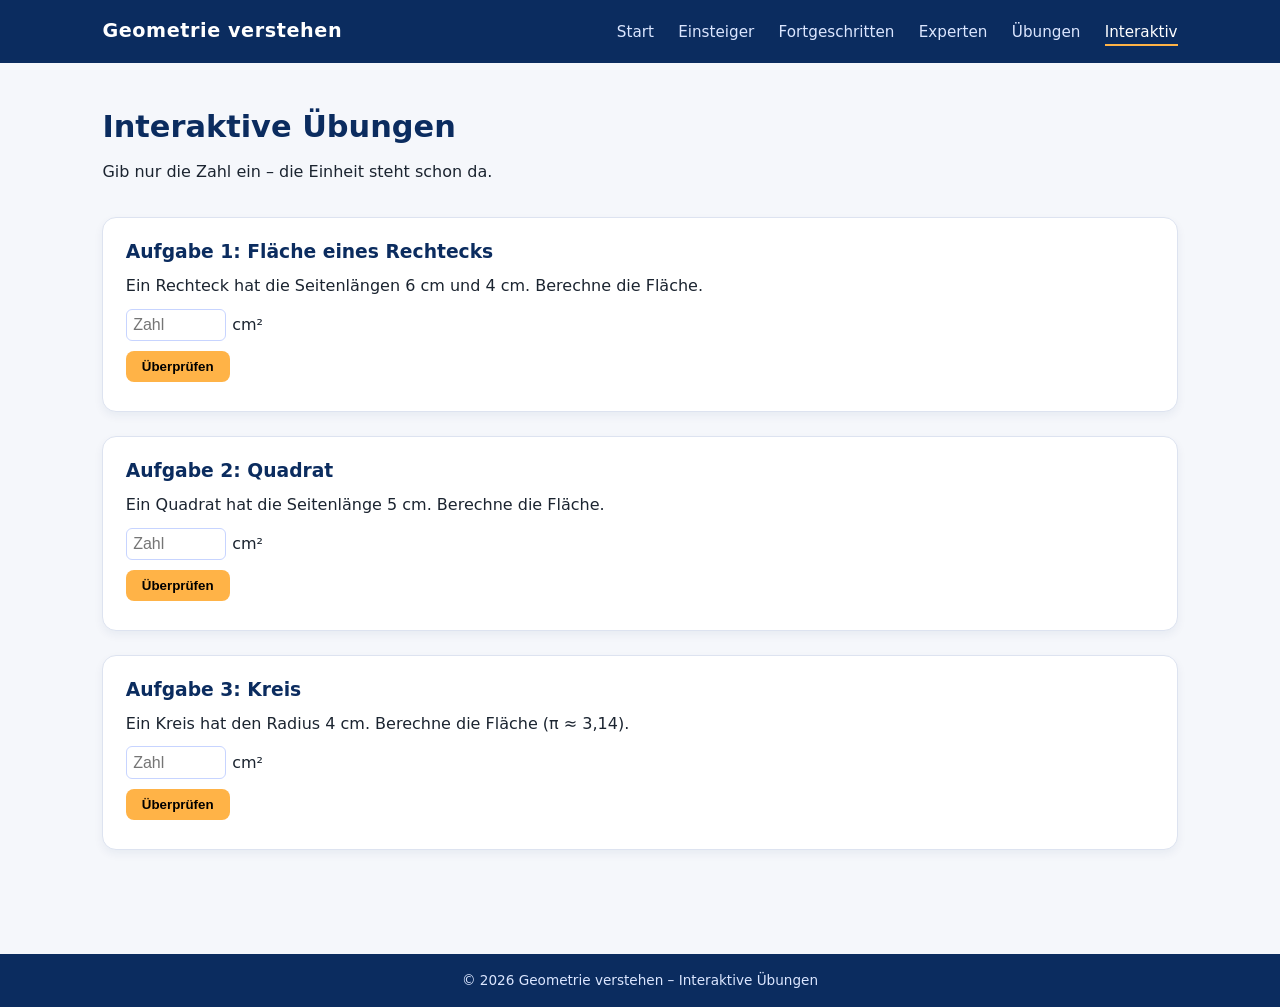
<file: uebungen_interaktiv.html>
<!DOCTYPE html>
<html lang="de">
<head>
    <meta charset="UTF-8">
    <title>Interaktive Übungen – Geometrie</title>
    <link rel="stylesheet" href="style.css">

    <style>
        .exercise-box {
            background: #ffffff;
            border: 1px solid #dde3f0;
            border-radius: 14px;
            padding: 1.2rem 1.4rem;
            margin-bottom: 1.5rem;
            box-shadow: 0 4px 10px rgba(11,44,95,0.06);
        }

        .exercise-box h3 {
            color: var(--primary);
            margin-bottom: 0.4rem;
        }

        .input-row {
            display: flex;
            align-items: center;
            gap: 0.4rem;
            margin-top: 0.6rem;
        }

        input[type="number"] {
            width: 100px;
            padding: 0.4rem;
            border: 1px solid #c7d4ff;
            border-radius: 6px;
            font-size: 1rem;
        }

        .check-btn {
            margin-top: 0.6rem;
            background: var(--accent);
            border: none;
            padding: 0.5rem 1rem;
            border-radius: 8px;
            cursor: pointer;
            font-weight: 600;
        }

        .result {
            margin-top: 0.6rem;
            font-weight: 600;
        }

        .correct {
            color: #0a8a25;
        }

        .wrong {
            color: #b80000;
        }
    </style>
</head>

<body>
<header>
    <div class="logo">Geometrie verstehen</div>
    <nav>
        <a href="index.html">Start</a>
        <a href="einsteiger.html">Einsteiger</a>
        <a href="fortgeschritten.html">Fortgeschritten</a>
        <a href="experten.html">Experten</a>
        <a href="uebungen.html">Übungen</a>
        <a href="uebungen_interaktiv.html" class="active">Interaktiv</a>
    </nav>
</header>

<main>
    <section class="page-header">
        <h1>Interaktive Übungen</h1>
        <p>Gib nur die Zahl ein – die Einheit steht schon da.</p>
    </section>

    <!-- Aufgabe 1 -->
    <div class="exercise-box">
        <h3>Aufgabe 1: Fläche eines Rechtecks</h3>
        <p>Ein Rechteck hat die Seitenlängen 6 cm und 4 cm. Berechne die Fläche.</p>

        <div class="input-row">
            <input id="a1" type="number" placeholder="Zahl">
            <span>cm²</span>
        </div>

        <button class="check-btn" onclick="check1()">Überprüfen</button>
        <div id="r1" class="result"></div>
    </div>

    <!-- Aufgabe 2 -->
    <div class="exercise-box">
        <h3>Aufgabe 2: Quadrat</h3>
        <p>Ein Quadrat hat die Seitenlänge 5 cm. Berechne die Fläche.</p>

        <div class="input-row">
            <input id="a2" type="number" placeholder="Zahl">
            <span>cm²</span>
        </div>

        <button class="check-btn" onclick="check2()">Überprüfen</button>
        <div id="r2" class="result"></div>
    </div>

    <!-- Aufgabe 3 -->
    <div class="exercise-box">
        <h3>Aufgabe 3: Kreis</h3>
        <p>Ein Kreis hat den Radius 4 cm. Berechne die Fläche (π ≈ 3,14).</p>

        <div class="input-row">
            <input id="a3" type="number" placeholder="Zahl">
            <span>cm²</span>
        </div>

        <button class="check-btn" onclick="check3()">Überprüfen</button>
        <div id="r3" class="result"></div>
    </div>
</main>

<script>
    function check1() {
        const val = document.getElementById("a1").value;
        const result = document.getElementById("r1");
        if (val == 24) {
            result.textContent = "Richtig!";
            result.className = "result correct";
        } else {
            result.textContent = "Leider falsch – richtige Lösung: 24";
            result.className = "result wrong";
        }
    }

    function check2() {
        const val = document.getElementById("a2").value;
        const result = document.getElementById("r2");
        if (val == 25) {
            result.textContent = "Richtig!";
            result.className = "result correct";
        } else {
            result.textContent = "Leider falsch – richtige Lösung: 25";
            result.className = "result wrong";
        }
    }

    function check3() {
        const val = document.getElementById("a3").value;
        const result = document.getElementById("r3");
        if (val == 50.24) {
            result.textContent = "Richtig!";
            result.className = "result correct";
        } else {
            result.textContent = "Leider falsch – richtige Lösung: 50.24";
            result.className = "result wrong";
        }
    }
</script>

<footer>
    <p>© 2026 Geometrie verstehen – Interaktive Übungen</p>
</footer>

</body>
</html>
</file>
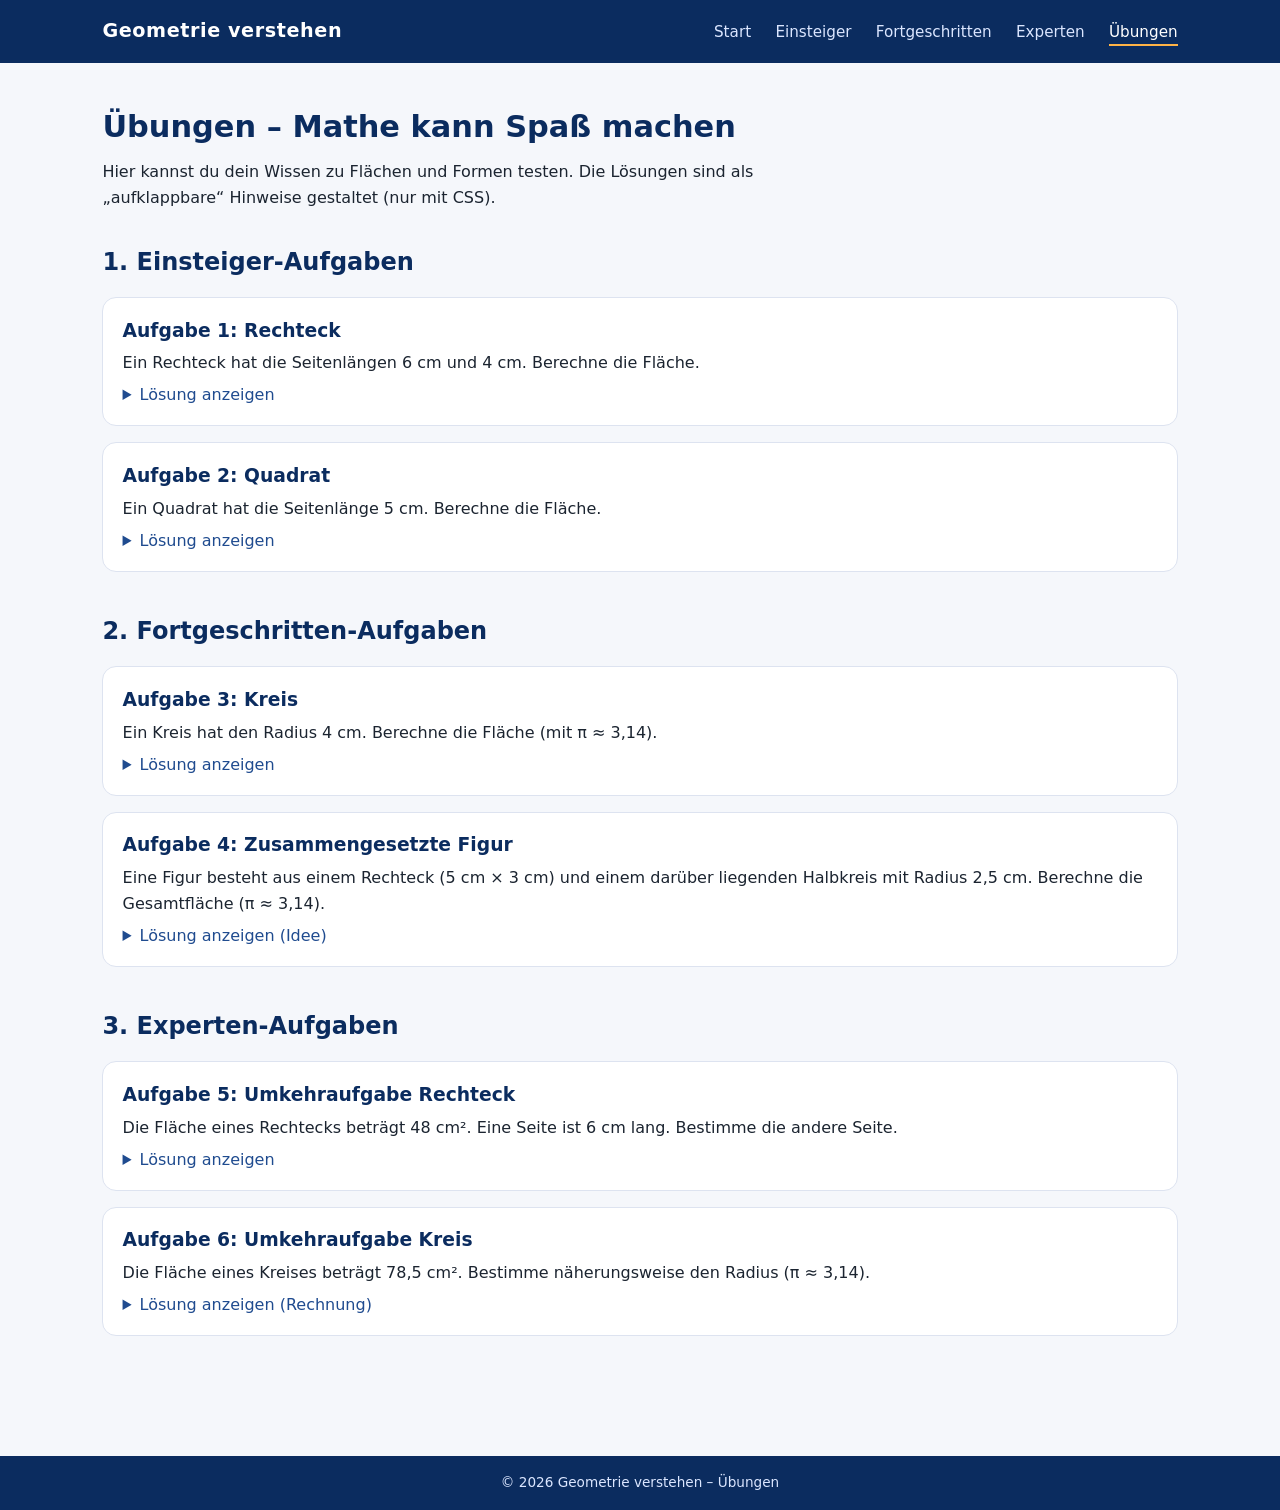
<file: Übungen.html>
<!DOCTYPE html>
<html lang="de">
<head>
    <meta charset="UTF-8">
    <title>Übungen – Teste dein Wissen</title>
    <link rel="stylesheet" href="style.css">
</head>
<body>
<header>
    <div class="logo">Geometrie verstehen</div>
    <nav>
        <a href="index.html">Start</a>
        <a href="einsteiger.html">Einsteiger</a>
        <a href="fortgeschritten.html">Fortgeschritten</a>
        <a href="experten.html">Experten</a>
        <a href="uebungen.html" class="active">Übungen</a>
    </nav>
</header>

<main>
    <section class="page-header">
        <h1>Übungen – Mathe kann Spaß machen</h1>
        <p>Hier kannst du dein Wissen zu Flächen und Formen testen. 
           Die Lösungen sind als „aufklappbare“ Hinweise gestaltet (nur mit CSS).</p>
    </section>

    <section class="content-section">
        <h2>1. Einsteiger-Aufgaben</h2>
        <div class="exercise">
            <h3>Aufgabe 1: Rechteck</h3>
            <p>Ein Rechteck hat die Seitenlängen 6 cm und 4 cm. 
               Berechne die Fläche.</p>
            <details>
                <summary>Lösung anzeigen</summary>
                <p>A = a · b = 6 cm · 4 cm = 24 cm².</p>
            </details>
        </div>

        <div class="exercise">
            <h3>Aufgabe 2: Quadrat</h3>
            <p>Ein Quadrat hat die Seitenlänge 5 cm. 
               Berechne die Fläche.</p>
            <details>
                <summary>Lösung anzeigen</summary>
                <p>A = a² = 5 cm · 5 cm = 25 cm².</p>
            </details>
        </div>
    </section>

    <section class="content-section">
        <h2>2. Fortgeschritten-Aufgaben</h2>
        <div class="exercise">
            <h3>Aufgabe 3: Kreis</h3>
            <p>Ein Kreis hat den Radius 4 cm. 
               Berechne die Fläche (mit π ≈ 3,14).</p>
            <details>
                <summary>Lösung anzeigen</summary>
                <p>A = π · r² ≈ 3,14 · 16 = 50,24 cm².</p>
            </details>
        </div>

        <div class="exercise">
            <h3>Aufgabe 4: Zusammengesetzte Figur</h3>
            <p>Eine Figur besteht aus einem Rechteck (5 cm × 3 cm) 
               und einem darüber liegenden Halbkreis mit Radius 2,5 cm. 
               Berechne die Gesamtfläche (π ≈ 3,14).</p>
            <details>
                <summary>Lösung anzeigen (Idee)</summary>
                <p>1. Rechteck: A₁ = 5 · 3 = 15 cm².<br>
                   2. Halbkreis: A₂ = (π · r²) / 2 ≈ (3,14 · 6,25) / 2 ≈ 9,81 cm².<br>
                   3. Gesamt: A ≈ 15 + 9,81 = 24,81 cm².</p>
            </details>
        </div>
    </section>

    <section class="content-section">
        <h2>3. Experten-Aufgaben</h2>
        <div class="exercise">
            <h3>Aufgabe 5: Umkehraufgabe Rechteck</h3>
            <p>Die Fläche eines Rechtecks beträgt 48 cm². 
               Eine Seite ist 6 cm lang. 
               Bestimme die andere Seite.</p>
            <details>
                <summary>Lösung anzeigen</summary>
                <p>A = a · b → 48 = 6 · b → b = 48 / 6 = 8 cm.</p>
            </details>
        </div>

        <div class="exercise">
            <h3>Aufgabe 6: Umkehraufgabe Kreis</h3>
            <p>Die Fläche eines Kreises beträgt 78,5 cm². 
               Bestimme näherungsweise den Radius (π ≈ 3,14).</p>
            <details>
                <summary>Lösung anzeigen (Rechnung)</summary>
                <p>A = π · r² → r² = A / π ≈ 78,5 / 3,14 = 25 → r = √25 = 5 cm.</p>
            </details>
        </div>
    </section>
</main>

<footer>
    <p>© 2026 Geometrie verstehen – Übungen</p>
</footer>
</body>
</html>
</file>
<file: style.css>
/* Grundlayout */
* {
    box-sizing: border-box;
    margin: 0;
    padding: 0;
}

body {
    font-family: system-ui, -apple-system, BlinkMacSystemFont, "Segoe UI", sans-serif;
    background: #f5f7fb;
    color: #1b2430;
    line-height: 1.6;
}

/* Farben */
:root {
    --primary: #0b2c5f;      /* dunkles Blau */
    --primary-light: #1f4b8f;
    --accent: #ffb347;       /* warmes Akzent-Orange */
    --accent-soft: #ffe1b8;
    --bg-light: #ffffff;
    --border-soft: #dde3f0;
}

/* Header & Navigation */
header {
    background: var(--primary);
    color: #ffffff;
    padding: 1rem 8%;
    display: flex;
    align-items: center;
    justify-content: space-between;
}

.logo {
    font-weight: 700;
    font-size: 1.2rem;
    letter-spacing: 0.03em;
}

nav a {
    color: #dbe6ff;
    text-decoration: none;
    margin-left: 1.2rem;
    font-size: 0.95rem;
    padding-bottom: 0.2rem;
    border-bottom: 2px solid transparent;
    transition: color 0.2s ease, border-color 0.2s ease;
}

nav a:hover {
    color: #ffffff;
    border-color: var(--accent);
}

nav a.active {
    color: #ffffff;
    border-color: var(--accent);
}

/* Hauptbereiche */
main {
    padding: 2.5rem 8% 3rem;
}

.page-header {
    margin-bottom: 2rem;
}

.page-header h1 {
    font-size: 1.9rem;
    color: var(--primary);
    margin-bottom: 0.5rem;
}

.page-header p {
    max-width: 700px;
}

/* Startseite Hero */
.hero {
    display: grid;
    grid-template-columns: minmax(0, 2fr) minmax(0, 1.5fr);
    gap: 2rem;
    align-items: center;
    margin-bottom: 3rem;
}

.hero-text h1 {
    font-size: 2.2rem;
    color: var(--primary);
    margin-bottom: 1rem;
}

.hero-text p {
    max-width: 600px;
    margin-bottom: 1.5rem;
}

.btn-primary {
    display: inline-block;
    background: var(--accent);
    color: #3b2a10;
    padding: 0.7rem 1.4rem;
    border-radius: 999px;
    text-decoration: none;
    font-weight: 600;
    box-shadow: 0 4px 10px rgba(0,0,0,0.12);
    transition: transform 0.15s ease, box-shadow 0.15s ease, background 0.15s ease;
}

.btn-primary:hover {
    transform: translateY(-1px);
    box-shadow: 0 6px 14px rgba(0,0,0,0.16);
    background: #ffbf63;
}

/* Hero Grafik */
.hero-graphic {
    display: grid;
    grid-template-columns: repeat(2, 120px);
    grid-template-rows: repeat(2, 120px);
    gap: 1rem;
    justify-content: center;
}

.shape-card {
    background: var(--bg-light);
    border-radius: 16px;
    border: 1px solid var(--border-soft);
    display: flex;
    align-items: center;
    justify-content: center;
    box-shadow: 0 4px 10px rgba(11,44,95,0.08);
    position: relative;
    overflow: hidden;
}

.shape-card::after {
    content: "";
    position: absolute;
    inset: 0;
    opacity: 0;
    background: radial-gradient(circle at top left, rgba(255,179,71,0.25), transparent 60%);
    transition: opacity 0.2s ease;
}

.shape-card:hover::after {
    opacity: 1;
}

/* Formen in Hero */
.shape-card.square {
    background-image: linear-gradient(135deg, #1f4b8f 0%, #0b2c5f 100%);
}

.shape-card.rectangle {
    background-image: linear-gradient(135deg, #0b2c5f 0%, #1f4b8f 100%);
}

.shape-card.circle {
    background-image: radial-gradient(circle, #1f4b8f 0%, #0b2c5f 70%);
}

.shape-card.triangle {
    background-image: linear-gradient(135deg, #0b2c5f 0%, #1f4b8f 100%);
}

/* Level-Karten */
.levels {
    margin-bottom: 3rem;
}

.levels h2 {
    margin-bottom: 1.5rem;
    color: var(--primary);
}

.card-grid {
    display: grid;
    grid-template-columns: repeat(auto-fit, minmax(230px, 1fr));
    gap: 1.5rem;
}

.info-card {
    background: var(--bg-light);
    border-radius: 14px;
    padding: 1.2rem 1.3rem;
    border: 1px solid var(--border-soft);
    box-shadow: 0 4px 10px rgba(11,44,95,0.06);
    transition: transform 0.15s ease, box-shadow 0.15s ease, border-color 0.15s ease;
    text-decoration: none;
    color: inherit;
    position: relative;
}

.info-card:hover {
    transform: translateY(-2px);
    box-shadow: 0 8px 18px rgba(11,44,95,0.12);
    border-color: var(--accent);
}

.info-card h3 {
    margin-bottom: 0.4rem;
    color: var(--primary);
}

.info-card p {
    font-size: 0.95rem;
}

.tag {
    display: inline-block;
    margin-top: 0.6rem;
    font-size: 0.8rem;
    background: var(--accent-soft);
    color: #5a3b10;
    padding: 0.2rem 0.6rem;
    border-radius: 999px;
}

/* Warum-Mathe-Abschnitt */
.why-math h2 {
    margin-bottom: 1rem;
    color: var(--primary);
}

.flex-two {
    display: grid;
    grid-template-columns: minmax(0, 2fr) minmax(0, 1.5fr);
    gap: 1.5rem;
    align-items: flex-start;
}

.highlight-box {
    background: #e9f0ff;
    border-radius: 14px;
    padding: 1.2rem 1.3rem;
    border: 1px solid #c7d4ff;
}

.highlight-box h3 {
    margin-bottom: 0.5rem;
    color: var(--primary);
}

/* Inhaltliche Abschnitte */
.content-section {
    margin-bottom: 2.5rem;
}

.content-section h2 {
    margin-bottom: 1rem;
    color: var(--primary);
}

/* Formen-Visuals auf Unterseiten */
.shape-info-card {
    background: var(--bg-light);
    border-radius: 14px;
    padding: 1.2rem 1.3rem;
    border: 1px solid var(--border-soft);
    box-shadow: 0 4px 10px rgba(11,44,95,0.06);
}

.shape-visual {
    width: 80px;
    height: 80px;
    margin-bottom: 0.8rem;
    position: relative;
}

/* Quadrat */
.shape-visual.square {
    background: var(--primary-light);
    border-radius: 8px;
}

/* Rechteck */
.shape-visual.rectangle {
    background: var(--primary-light);
    border-radius: 8px;
    width: 110px;
}

/* Kreis */
.shape-visual.circle {
    background: var(--primary-light);
    border-radius: 50%;
}

/* Dreieck (CSS) */
.shape-visual.triangle {
    width: 0;
    height: 0;
    border-left: 40px solid transparent;
    border-right: 40px solid transparent;
    border-bottom: 80px solid var(--primary-light);
}

/* Checklisten */
.checklist {
    list-style: none;
}

.checklist li {
    display: flex;
    align-items: flex-start;
    margin-bottom: 0.4rem;
}

.checklist li span {
    display: inline-block;
    width: 1.4rem;
    color: var(--primary);
    font-weight: 700;
}

/* Übungen */
.exercise {
    background: var(--bg-light);
    border-radius: 14px;
    padding: 1.1rem 1.2rem;
    border: 1px solid var(--border-soft);
    margin-bottom: 1rem;
}

.exercise h3 {
    margin-bottom: 0.3rem;
    color: var(--primary);
}

.exercise details {
    margin-top: 0.4rem;
}

.exercise summary {
    cursor: pointer;
    color: var(--primary-light);
}

/* Footer */
footer {
    background: #0b2c5f;
    color: #dbe6ff;
    text-align: center;
    padding: 1rem 8%;
    font-size: 0.85rem;
    margin-top: 2rem;
}

/* Responsives Design */
@media (max-width: 900px) {
    .hero {
        grid-template-columns: 1fr;
    }

    .hero-graphic {
        order: -1;
        margin-bottom: 1rem;
    }

    .flex-two {
        grid-template-columns: 1fr;
    }

    header {
        flex-direction: column;
        align-items: flex-start;
        gap: 0.6rem;
    }

    nav a {
        margin-left: 0.6rem;
        margin-right: 0.6rem;
    }
}
</file>
